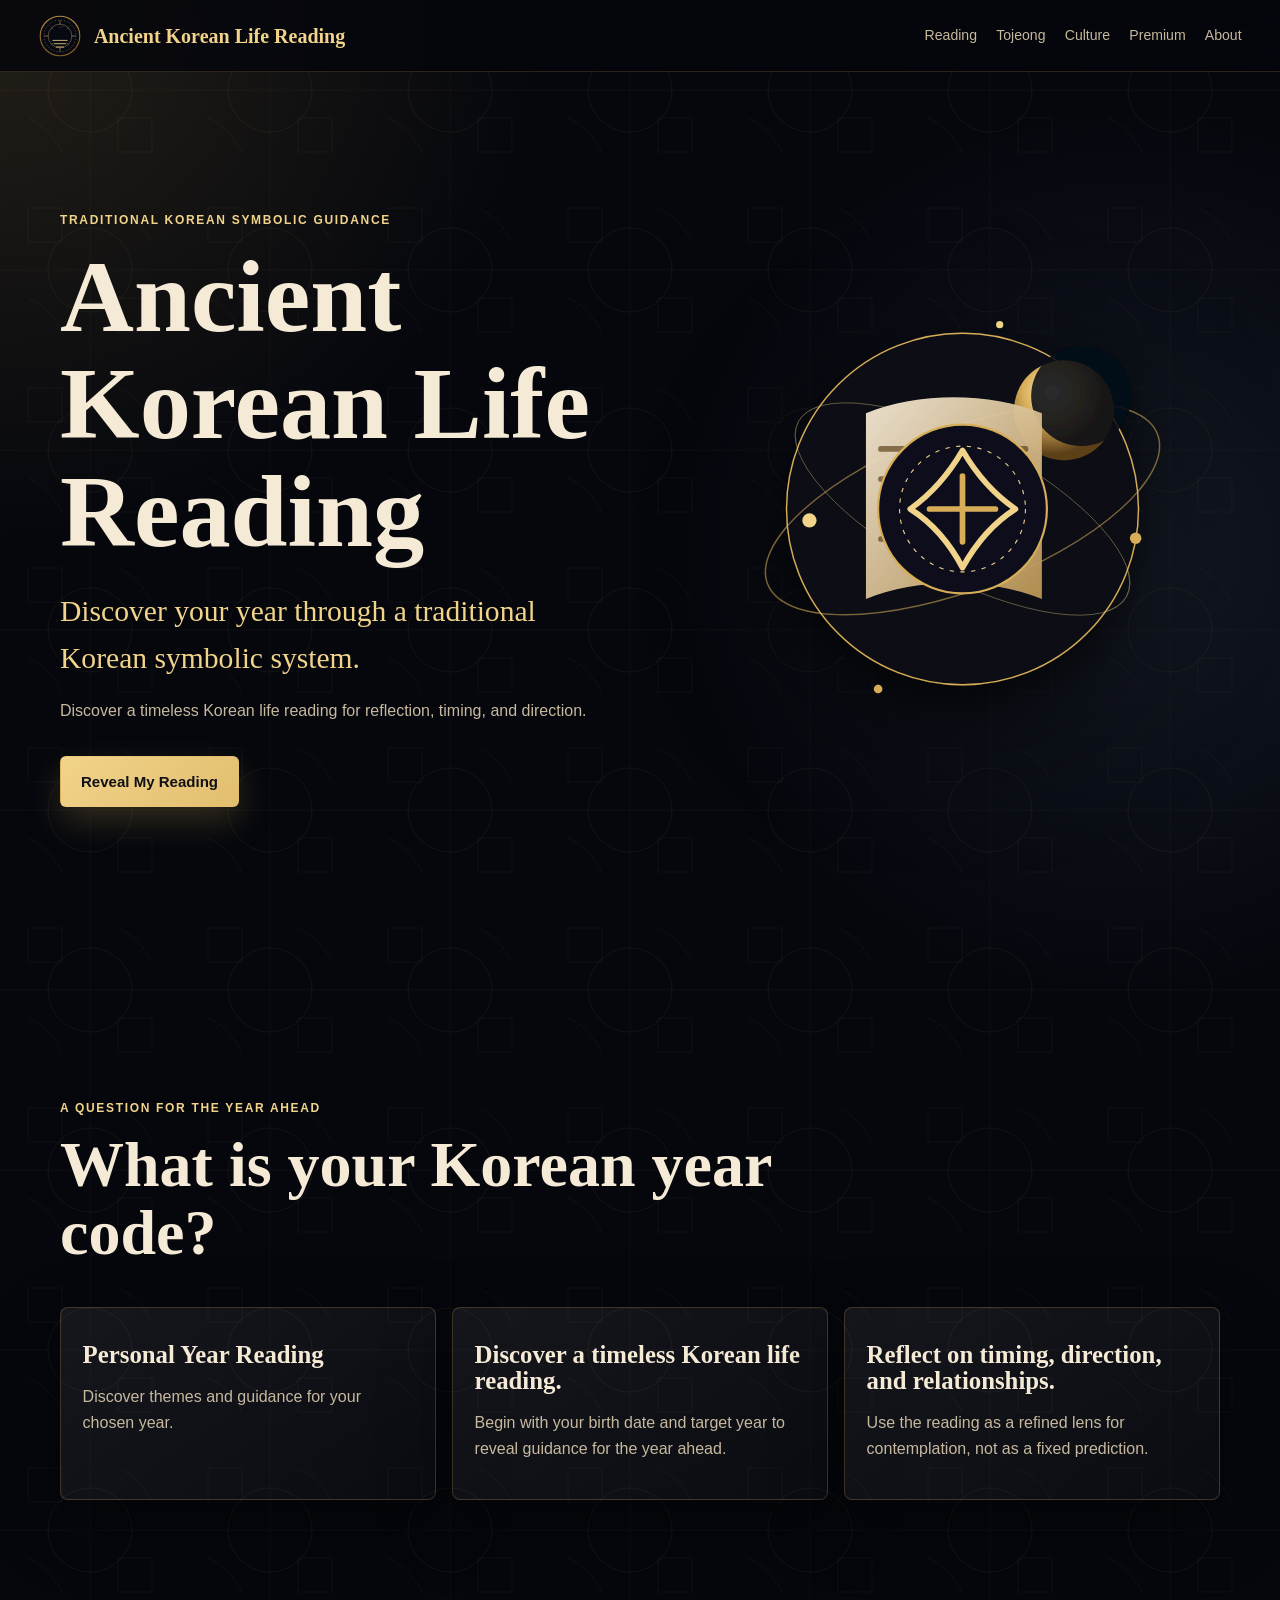
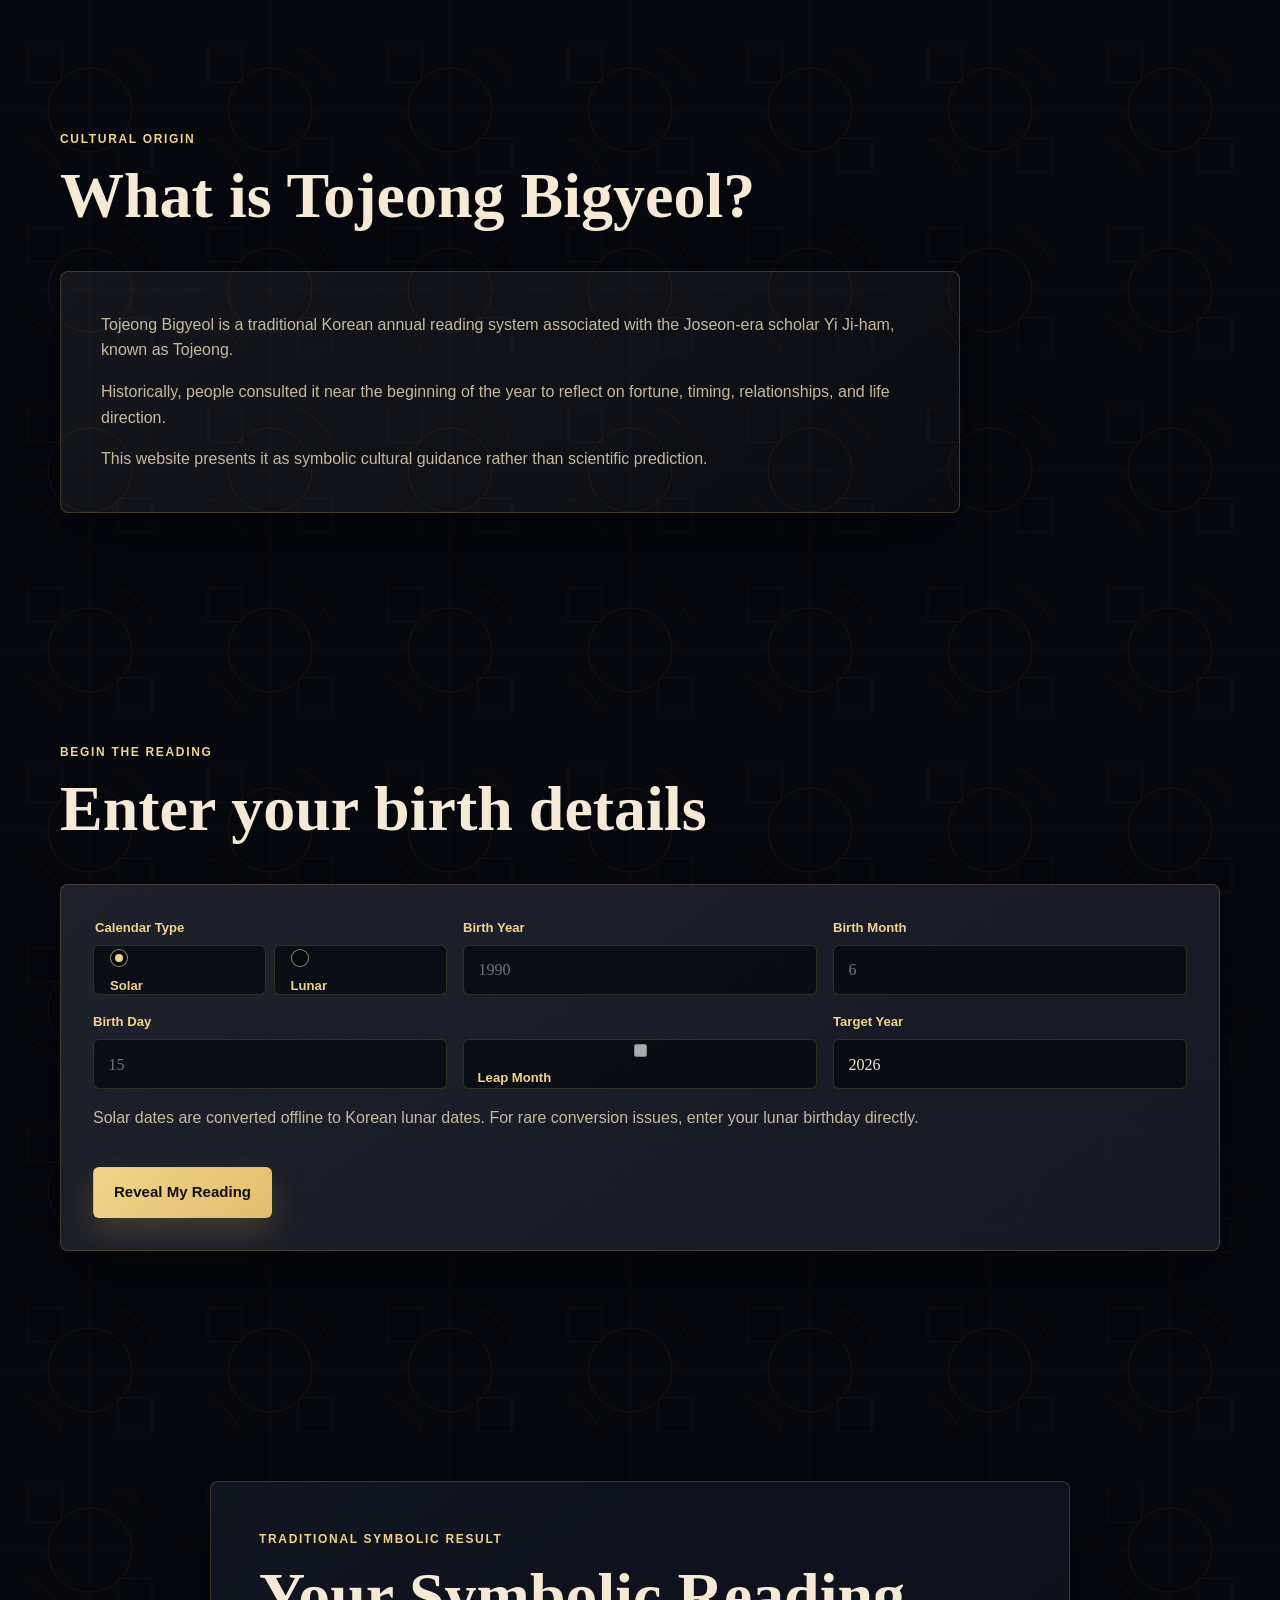
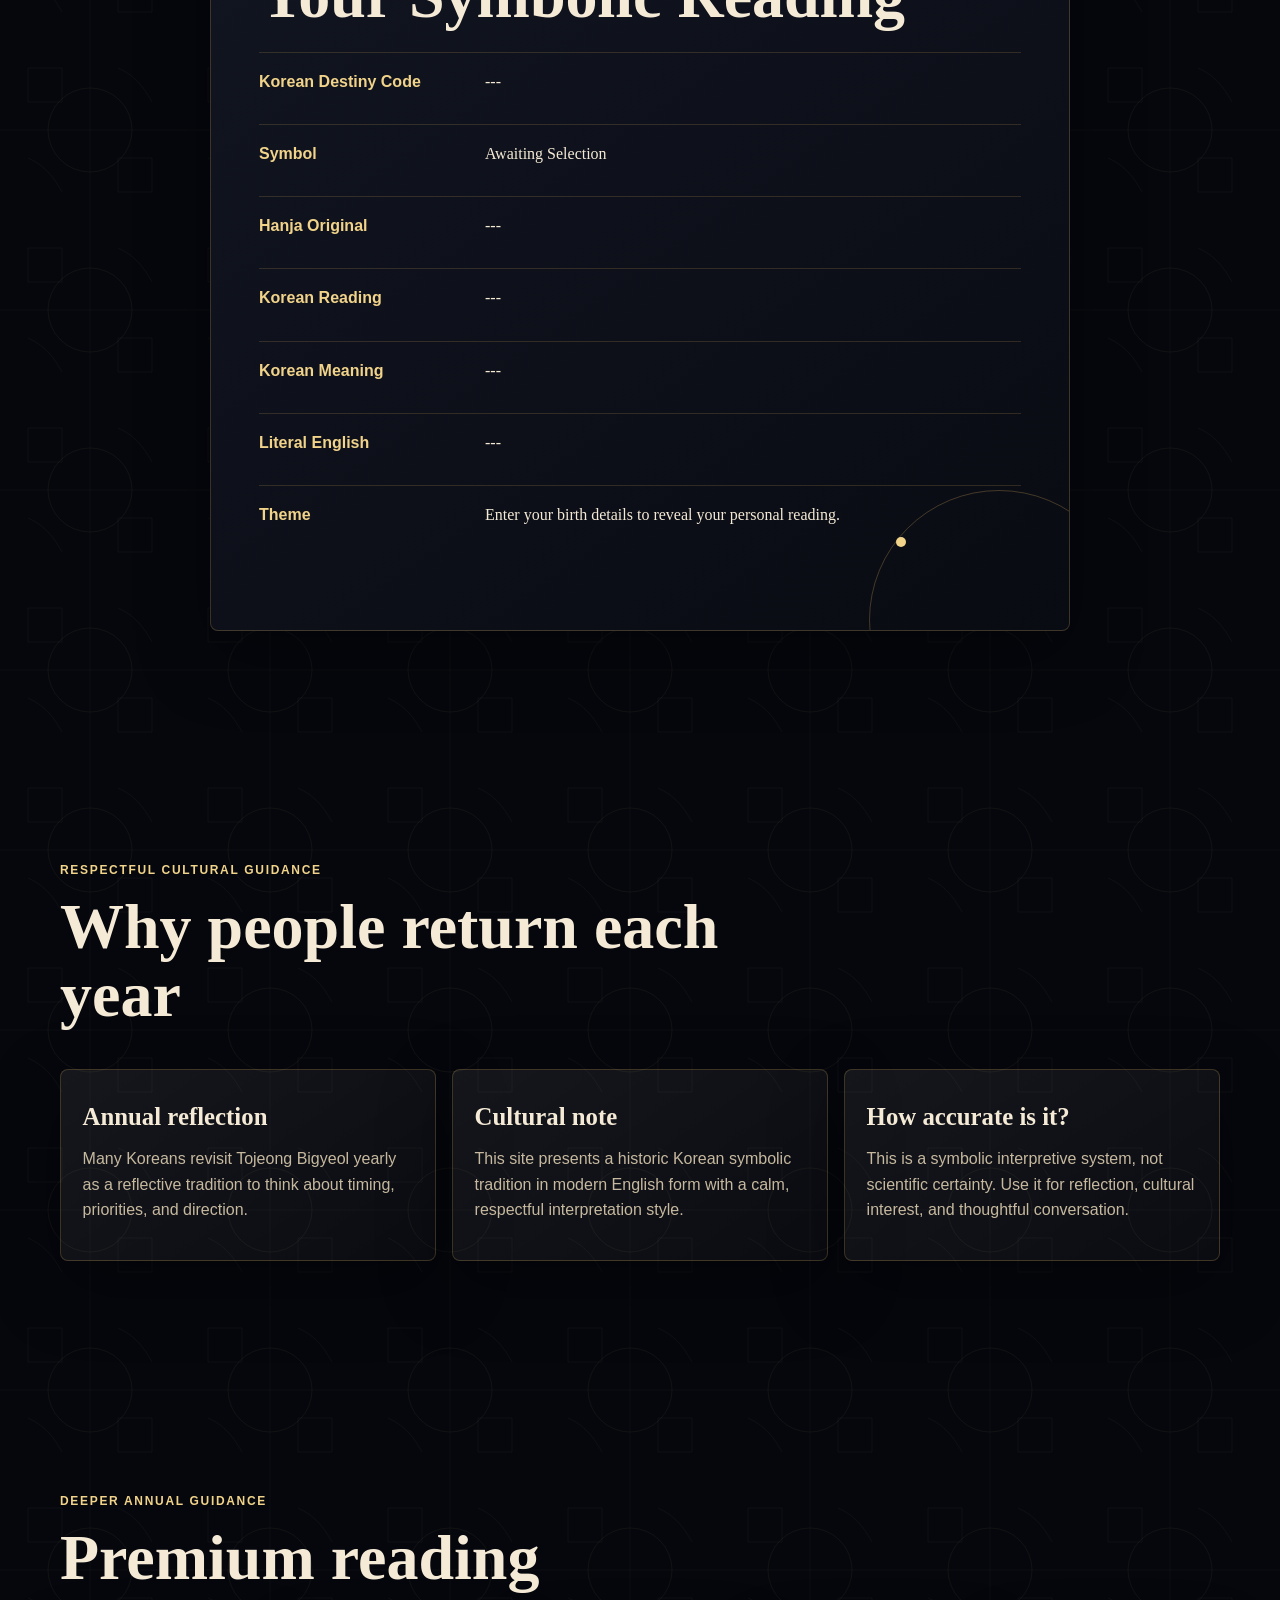
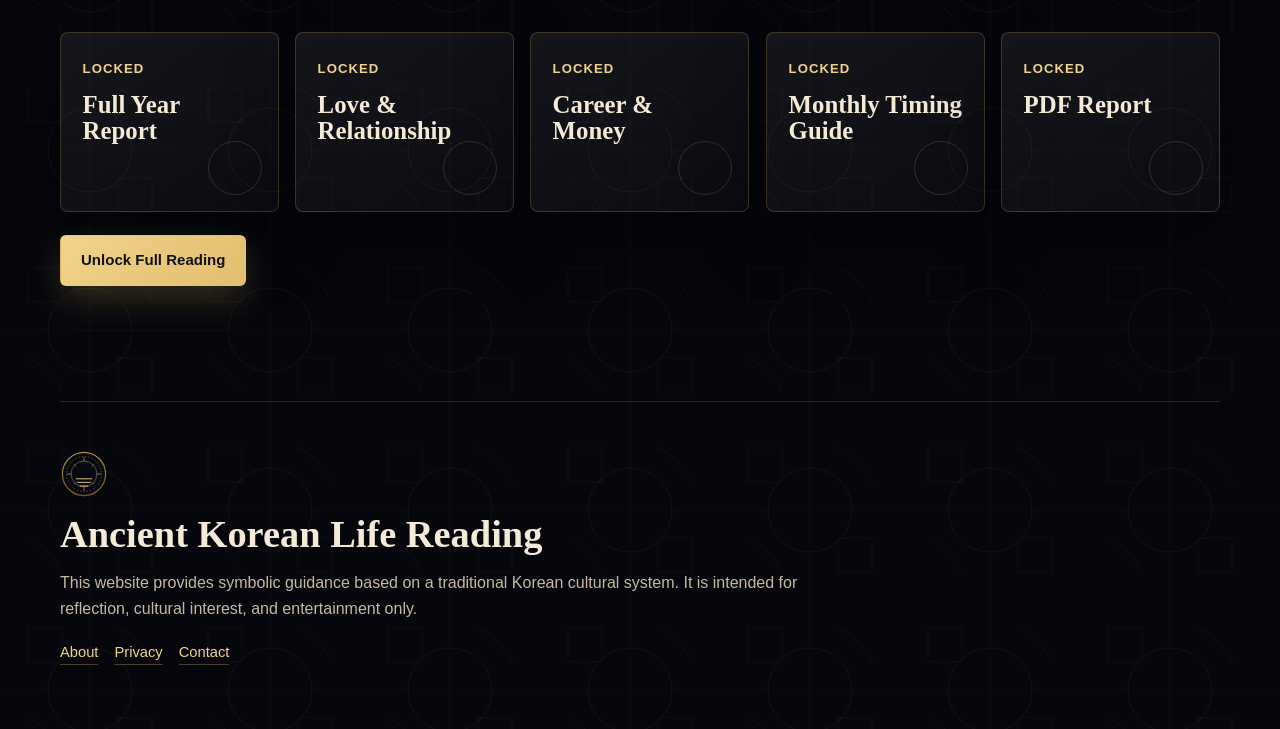
<file: index.html>
<!DOCTYPE html>
<html lang="en">
  <head>
    <script async src="https://pagead2.googlesyndication.com/pagead/js/adsbygoogle.js?client=ca-pub-1963181176271847"
     crossorigin="anonymous"></script>
    <meta charset="UTF-8" />
    <meta name="viewport" content="width=device-width, initial-scale=1.0" />
    <meta
      name="description"
      content="Explore Tojeong Bigyeol, a traditional Korean fortune reading system, through one of 144 ancient Korean life symbols for yearly reflection and direction."
    />
    <meta name="theme-color" content="#05070d" />
    <meta
      name="keywords"
      content="Tojeong Bigyeol, Korean fortune reading, Korean zodiac reading, Ancient Korean life reading, Traditional Korean fortune"
    />
    <link rel="canonical" href="https://joyfulgrid.com" />
    <meta property="og:type" content="website" />
    <meta property="og:title" content="Ancient Korean Life Reading | Tojeong Bigyeol" />
    <meta
      property="og:description"
      content="Reveal one of 144 traditional Korean symbolic readings for reflection, timing, and life direction."
    />
    <meta property="og:image" content="assets/hero-symbol.svg" />
    <meta property="og:url" content="https://joyfulgrid.com" />
    <meta name="twitter:card" content="summary_large_image" />
    <meta name="twitter:title" content="Ancient Korean Life Reading" />
    <meta
      name="twitter:description"
      content="A premium English presentation of Tojeong Bigyeol, the traditional Korean annual symbolic reading system."
    />
    <meta name="twitter:image" content="assets/hero-symbol.svg" />
    <title>Ancient Korean Life Reading | Tojeong Bigyeol Korean Fortune Reading</title>
    <link rel="preload" href="styles.css" as="style" />
    <link rel="stylesheet" href="styles.css" />
    <script type="application/ld+json">
      {
        "@context": "https://schema.org",
        "@type": "WebApplication",
        "name": "Ancient Korean Life Reading",
        "applicationCategory": "LifestyleApplication",
        "operatingSystem": "Any",
        "description": "A static web application presenting Tojeong Bigyeol, a traditional Korean annual symbolic reading system, in modern English.",
        "url": "https://joyfulgrid.com",
        "offers": {
          "@type": "Offer",
          "price": "0",
          "priceCurrency": "USD"
        }
      }
    </script>
  </head>
  <body>
    <div class="page-shell">
      <header class="site-header" aria-label="Primary navigation">
        <a class="brand" href="#hero" aria-label="Ancient Korean Life Reading home">
          <img src="assets/logo.svg" alt="" width="44" height="44" />
          <span>Ancient Korean Life Reading</span>
        </a>
        <button class="nav-toggle" type="button" aria-expanded="false" aria-controls="site-nav">
          <span class="sr-only">Toggle navigation</span>
          <span></span>
          <span></span>
          <span></span>
        </button>
        <nav id="site-nav" class="site-nav" aria-label="Main menu">
          <a href="#reading-form">Reading</a>
          <a href="#tojeong">Tojeong</a>
          <a href="#trust">Culture</a>
          <a href="#premium">Premium</a>
          <a href="/about.html">About</a>
        </nav>
      </header>

      <main>
        <section id="hero" class="hero section-panel">
          <div class="hero-content reveal">
            <p class="eyebrow">Traditional Korean symbolic guidance</p>
            <h1>Ancient Korean Life Reading</h1>
            <p class="hero-subtitle">Discover your year through a traditional Korean symbolic system.</p>
            <p class="hero-intro">Discover a timeless Korean life reading for reflection, timing, and direction.</p>
            <div class="button-row">
              <a class="button button-primary" href="#reading-form">Reveal My Reading</a>
            </div>
          </div>
          <div class="hero-art reveal" aria-hidden="true">
            <img src="assets/hero-symbol.svg" alt="" width="720" height="720" />
          </div>
        </section>

        <section class="curiosity section-panel" aria-labelledby="curiosity-title">
          <div class="section-heading reveal">
            <p class="eyebrow">A question for the year ahead</p>
            <h2 id="curiosity-title">What is your Korean year code?</h2>
          </div>
          <div class="curiosity-grid">
            <article class="text-tile reveal">
              <h3>Personal Year Reading</h3>
              <p>Discover themes and guidance for your chosen year.</p>
            </article>
            <article class="text-tile reveal">
              <h3>Discover a timeless Korean life reading.</h3>
              <p>Begin with your birth date and target year to reveal guidance for the year ahead.</p>
            </article>
            <article class="text-tile reveal">
              <h3>Reflect on timing, direction, and relationships.</h3>
              <p>Use the reading as a refined lens for contemplation, not as a fixed prediction.</p>
            </article>
          </div>
        </section>

        <section id="tojeong" class="tojeong section-panel" aria-labelledby="tojeong-title">
          <div class="section-heading reveal">
            <p class="eyebrow">Cultural origin</p>
            <h2 id="tojeong-title">What is Tojeong Bigyeol?</h2>
          </div>
          <div class="prose reveal">
            <p>
              Tojeong Bigyeol is a traditional Korean annual reading system associated with the
              Joseon-era scholar Yi Ji-ham, known as Tojeong.
            </p>
            <p>
              Historically, people consulted it near the beginning of the year to reflect on fortune,
              timing, relationships, and life direction.
            </p>
            <p>
              This website presents it as symbolic cultural guidance rather than scientific prediction.
            </p>
          </div>
        </section>

        <section id="reading-form" class="reading-section section-panel" aria-labelledby="form-title">
          <div class="section-heading reveal">
            <p class="eyebrow">Begin the reading</p>
            <h2 id="form-title">Enter your birth details</h2>
          </div>
          <form class="reading-form reveal" aria-describedby="form-note">
            <div class="form-grid">
              <fieldset class="calendar-field">
                <legend>Calendar Type</legend>
                <label class="radio-card">
                  <input type="radio" name="calendarType" value="solar" checked />
                  <span>Solar</span>
                </label>
                <label class="radio-card">
                  <input type="radio" name="calendarType" value="lunar" />
                  <span>Lunar</span>
                </label>
              </fieldset>

              <label>
                <span>Birth Year</span>
                <input type="number" name="birthYear" min="1900" max="2050" placeholder="1990" inputmode="numeric" required />
              </label>
              <label>
                <span>Birth Month</span>
                <input type="number" name="birthMonth" min="1" max="12" placeholder="6" inputmode="numeric" required />
              </label>
              <label>
                <span>Birth Day</span>
                <input type="number" name="birthDay" min="1" max="31" placeholder="15" inputmode="numeric" required />
              </label>
              <label class="checkbox-label">
                <input type="checkbox" name="leapMonth" />
                <span>Leap Month</span>
              </label>
              <label>
                <span>Target Year</span>
                <input
                  type="number"
                  name="targetYear"
                  min="1900"
                  max="2050"
                  value="2026"
                  inputmode="numeric"
                  aria-describedby="target-year-error"
                  required
                />
                <small id="target-year-error" class="field-error" data-target-year-error aria-live="polite" hidden></small>
              </label>
            </div>
            <p id="form-note">
              Solar dates are converted offline to Korean lunar dates. For rare conversion issues, enter your
              lunar birthday directly.
            </p>
            <button class="button button-primary form-submit" type="submit">Reveal My Reading</button>
          </form>
        </section>

        <section id="result" class="result-section section-panel" aria-labelledby="result-title">
          <div class="result-card reveal" aria-live="polite">
            <div class="result-orbit" aria-hidden="true"></div>
            <p class="eyebrow result-eyebrow">Traditional symbolic result</p>
            <h2 id="result-title">Your Symbolic Reading</h2>
            <dl>
              <div>
                <dt>Korean Destiny Code</dt>
                <dd data-result-code>---</dd>
              </div>
              <div>
                <dt>Symbol</dt>
                <dd data-result-symbol>Awaiting Selection</dd>
              </div>
              <div>
                <dt>Hanja Original</dt>
                <dd data-result-hanja>---</dd>
              </div>
              <div>
                <dt>Korean Reading</dt>
                <dd data-result-korean-reading>---</dd>
              </div>
              <div>
                <dt>Korean Meaning</dt>
                <dd data-result-korean-meaning>---</dd>
              </div>
              <div>
                <dt>Literal English</dt>
                <dd data-result-literal>---</dd>
              </div>
              <div>
                <dt>Theme</dt>
                <dd data-result-theme>Enter your birth details to reveal your personal reading.</dd>
              </div>
            </dl>
            <p class="form-message" data-form-message role="status" aria-live="polite"></p>
            <div class="reading-detail" data-reading-detail hidden>
              <p data-reading-summary></p>
              <div class="reading-columns">
                <article>
                  <h3>Full Reading</h3>
                  <p data-reading-full></p>
                </article>
                <article>
                  <h3>Career</h3>
                  <p data-reading-career></p>
                </article>
                <article>
                  <h3>Money</h3>
                  <p data-reading-money></p>
                </article>
                <article>
                  <h3>Love</h3>
                  <p data-reading-love></p>
                </article>
                <article>
                  <h3>Health</h3>
                  <p data-reading-health></p>
                </article>
                <article>
                  <h3>Warning</h3>
                  <p data-reading-warning></p>
                </article>
              </div>
              <div>
                <h3>Detailed Upcoming Monthly Reading</h3>
                <p class="monthly-subtitle">Based on traditional Korean lunar timing, adapted for modern calendars.</p>
                <ol class="monthly-list" data-reading-monthly></ol>
              </div>
              <p class="reading-disclaimer" data-reading-disclaimer></p>
              <details class="calculation-details" data-calculation-details hidden>
                <summary>Calculation Details</summary>
                <dl>
                  <div><dt>Input calendar type</dt><dd data-calc-calendar>---</dd></div>
                  <div><dt>Original entered birth date</dt><dd data-calc-original>---</dd></div>
                  <div><dt>Converted lunar birth date</dt><dd data-calc-lunar>---</dd></div>
                  <div><dt>Leap lunar month status</dt><dd data-calc-leap>---</dd></div>
                  <div><dt>Target year</dt><dd data-calc-target-year>---</dd></div>
                  <div><dt>Korean age</dt><dd data-calc-age>---</dd></div>
                  <div><dt>Target year ganji</dt><dd data-calc-year-ganji>---</dd></div>
                  <div><dt>Target month ganji</dt><dd data-calc-month-ganji>---</dd></div>
                  <div><dt>Target day ganji</dt><dd data-calc-day-ganji>---</dd></div>
                  <div><dt>TaeSe number</dt><dd data-calc-taese>---</dd></div>
                  <div><dt>Wolgeon number</dt><dd data-calc-wolgeon>---</dd></div>
                  <div><dt>Iljin number</dt><dd data-calc-iljin>---</dd></div>
                  <div><dt>Upper gua</dt><dd data-calc-upper>---</dd></div>
                  <div><dt>Middle gua</dt><dd data-calc-middle>---</dd></div>
                  <div><dt>Lower gua</dt><dd data-calc-lower>---</dd></div>
                  <div><dt>Final gua code</dt><dd data-calc-code>---</dd></div>
                </dl>
              </details>
              <div class="result-actions">
                <button class="button button-secondary" type="button" data-copy-reading>Copy My Reading</button>
                <button class="button button-secondary" type="button" data-try-another>Try Another Reading</button>
              </div>
            </div>
          </div>
        </section>

        <section id="trust" class="trust section-panel" aria-labelledby="trust-title">
          <div class="section-heading reveal">
            <p class="eyebrow">Respectful cultural guidance</p>
            <h2 id="trust-title">Why people return each year</h2>
          </div>
          <div class="trust-grid">
            <article class="text-tile reveal">
              <h3>Annual reflection</h3>
              <p>
                Many Koreans revisit Tojeong Bigyeol yearly as a reflective tradition to think about timing,
                priorities, and direction.
              </p>
            </article>
            <article class="text-tile reveal">
              <h3>Cultural note</h3>
              <p>
                This site presents a historic Korean symbolic tradition in modern English form with a calm,
                respectful interpretation style.
              </p>
            </article>
            <article class="text-tile reveal">
              <h3>How accurate is it?</h3>
              <p>
                This is a symbolic interpretive system, not scientific certainty. Use it for reflection,
                cultural interest, and thoughtful conversation.
              </p>
            </article>
          </div>
        </section>

        <section id="premium" class="premium section-panel" aria-labelledby="premium-title">
          <div class="section-heading reveal">
            <p class="eyebrow">Deeper annual guidance</p>
            <h2 id="premium-title">Premium reading</h2>
          </div>
          <div class="premium-grid">
            <article class="premium-card reveal"><span>Locked</span><h3>Full Year Report</h3></article>
            <article class="premium-card reveal"><span>Locked</span><h3>Love & Relationship</h3></article>
            <article class="premium-card reveal"><span>Locked</span><h3>Career & Money</h3></article>
            <article class="premium-card reveal"><span>Locked</span><h3>Monthly Timing Guide</h3></article>
            <article class="premium-card reveal"><span>Locked</span><h3>PDF Report</h3></article>
          </div>
          <button class="button button-primary premium-button reveal" type="button">Unlock Full Reading</button>
        </section>
      </main>

      <footer class="site-footer">
        <img src="assets/logo.svg" alt="" width="48" height="48" />
        <h2>Ancient Korean Life Reading</h2>
        <p>
          This website provides symbolic guidance based on a traditional Korean cultural system. It is
          intended for reflection, cultural interest, and entertainment only.
        </p>
        <nav class="footer-links" aria-label="Footer links">
          <a href="/about.html">About</a>
          <a href="/privacy.html">Privacy</a>
          <a href="/contact.html">Contact</a>
        </nav>
      </footer>
      <button class="scroll-top" type="button" aria-label="Scroll to top" data-scroll-top>Top</button>
    </div>
    <script src="app.js" defer></script>
  </body>
</html>
</file>
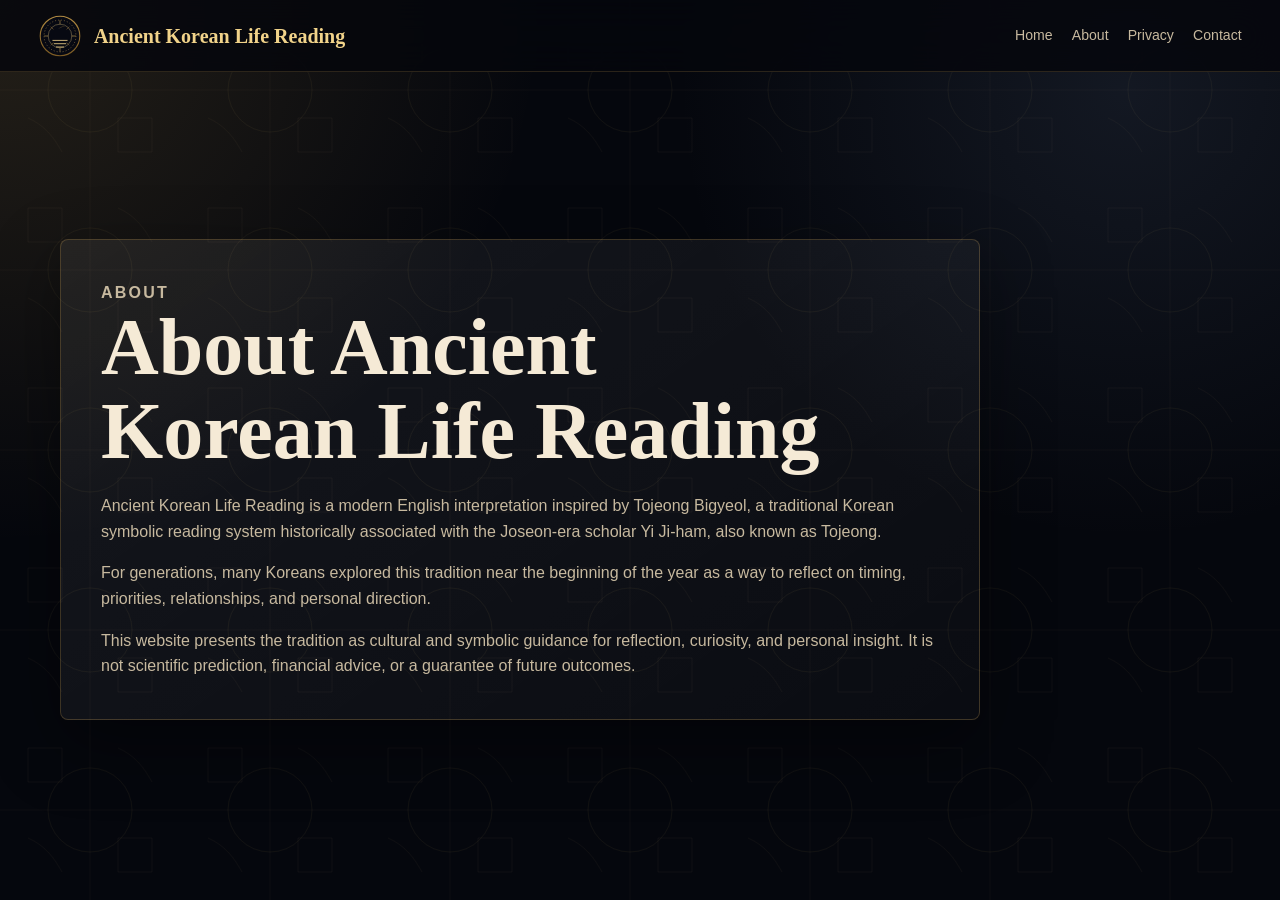
<file: about.html>
<!DOCTYPE html>
<html lang="en">
  <head>
    <meta charset="UTF-8" />
    <meta name="viewport" content="width=device-width, initial-scale=1.0" />
    <meta
      name="description"
      content="Learn about Ancient Korean Life Reading, a modern English presentation inspired by Tojeong Bigyeol and traditional Korean symbolic guidance."
    />
    <link rel="canonical" href="https://ancientkoreanlifereading.pages.dev/about.html" />
    <title>About Ancient Korean Life Reading</title>
    <link rel="stylesheet" href="/styles.css" />
  </head>
  <body class="static-page">
    <div class="page-shell">
      <header class="site-header" aria-label="Primary navigation">
        <a class="brand" href="/" aria-label="Ancient Korean Life Reading home">
          <img src="/assets/logo.svg" alt="" width="44" height="44" />
          <span>Ancient Korean Life Reading</span>
        </a>
        <nav class="site-nav" aria-label="Main menu">
          <a href="/">Home</a>
          <a href="/about.html">About</a>
          <a href="/privacy.html">Privacy</a>
          <a href="/contact.html">Contact</a>
        </nav>
      </header>
      <main class="static-main section-panel">
        <article class="prose static-prose">
          <p class="eyebrow">About</p>
          <h1>About Ancient Korean Life Reading</h1>
          <p>
            Ancient Korean Life Reading is a modern English interpretation inspired by Tojeong Bigyeol, a
            traditional Korean symbolic reading system historically associated with the Joseon-era scholar Yi
            Ji-ham, also known as Tojeong.
          </p>
          <p>
            For generations, many Koreans explored this tradition near the beginning of the year as a way to
            reflect on timing, priorities, relationships, and personal direction.
          </p>
          <p>
            This website presents the tradition as cultural and symbolic guidance for reflection, curiosity,
            and personal insight. It is not scientific prediction, financial advice, or a guarantee of future
            outcomes.
          </p>
        </article>
      </main>
    </div>
  </body>
</html>
</file>
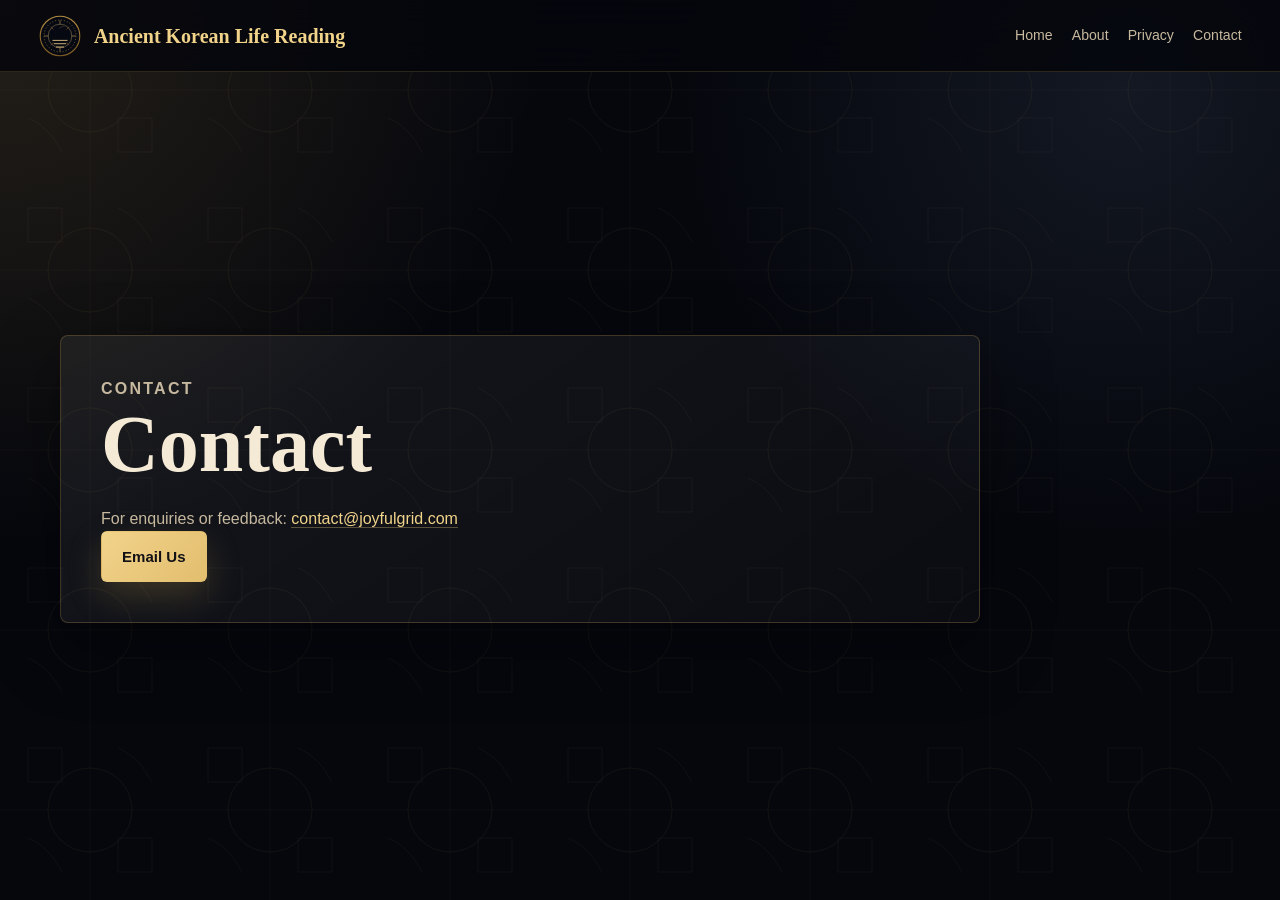
<file: contact.html>
<!DOCTYPE html>
<html lang="en">
  <head>
    <meta charset="UTF-8" />
    <meta name="viewport" content="width=device-width, initial-scale=1.0" />
    <meta
      name="description"
      content="Contact Ancient Korean Life Reading for questions, feedback, corrections, or business inquiries."
    />
    <link rel="canonical" href="https://ancientkoreanlifereading.pages.dev/contact.html" />
    <title>Contact Us | Ancient Korean Life Reading</title>
    <link rel="stylesheet" href="/styles.css" />
  </head>
  <body class="static-page">
    <div class="page-shell">
      <header class="site-header" aria-label="Primary navigation">
        <a class="brand" href="/" aria-label="Ancient Korean Life Reading home">
          <img src="/assets/logo.svg" alt="" width="44" height="44" />
          <span>Ancient Korean Life Reading</span>
        </a>
        <nav class="site-nav" aria-label="Main menu">
          <a href="/">Home</a>
          <a href="/about.html">About</a>
          <a href="/privacy.html">Privacy</a>
          <a href="/contact.html">Contact</a>
        </nav>
      </header>
      <main class="static-main section-panel">
        <article class="prose static-prose">
          <p class="eyebrow">Contact</p>
          <h1>Contact</h1>
          <p>
            For enquiries or feedback:
            <a href="mailto:contact@joyfulgrid.com">contact@joyfulgrid.com</a>
          </p>
          <a class="button button-primary" href="mailto:contact@joyfulgrid.com">Email Us</a>
        </article>
      </main>
    </div>
  </body>
</html>
</file>
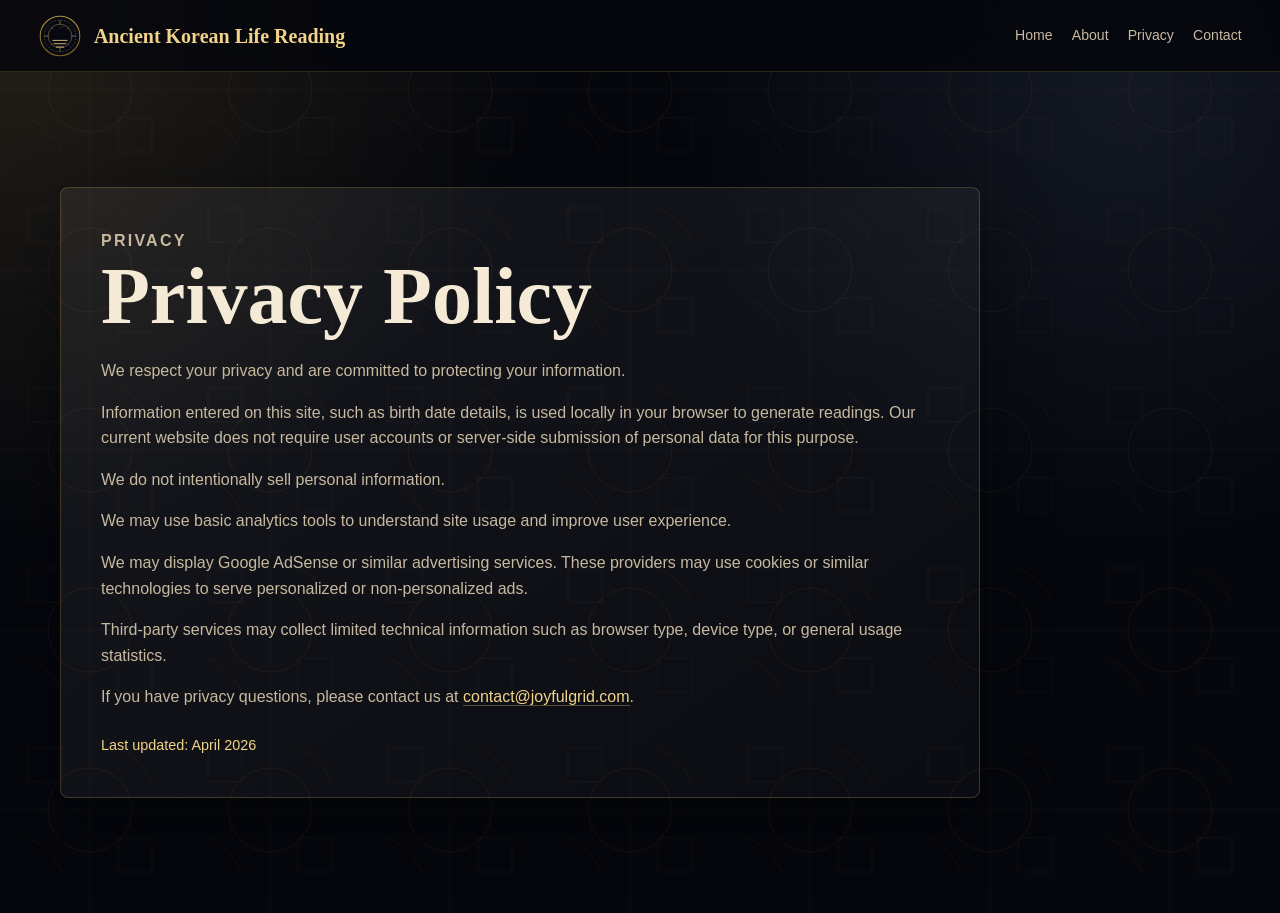
<file: privacy.html>
<!DOCTYPE html>
<html lang="en">
  <head>
    <meta charset="UTF-8" />
    <meta name="viewport" content="width=device-width, initial-scale=1.0" />
    <meta
      name="description"
      content="Privacy Policy for Ancient Korean Life Reading, including browser-based birth date use, cookies, analytics, and advertising disclosures."
    />
    <link rel="canonical" href="https://ancientkoreanlifereading.pages.dev/privacy.html" />
    <title>Privacy Policy | Ancient Korean Life Reading</title>
    <link rel="stylesheet" href="/styles.css" />
  </head>
  <body class="static-page">
    <div class="page-shell">
      <header class="site-header" aria-label="Primary navigation">
        <a class="brand" href="/" aria-label="Ancient Korean Life Reading home">
          <img src="/assets/logo.svg" alt="" width="44" height="44" />
          <span>Ancient Korean Life Reading</span>
        </a>
        <nav class="site-nav" aria-label="Main menu">
          <a href="/">Home</a>
          <a href="/about.html">About</a>
          <a href="/privacy.html">Privacy</a>
          <a href="/contact.html">Contact</a>
        </nav>
      </header>
      <main class="static-main section-panel">
        <article class="prose static-prose">
          <p class="eyebrow">Privacy</p>
          <h1>Privacy Policy</h1>
          <p>We respect your privacy and are committed to protecting your information.</p>
          <p>
            Information entered on this site, such as birth date details, is used locally in your browser to
            generate readings. Our current website does not require user accounts or server-side submission of
            personal data for this purpose.
          </p>
          <p>We do not intentionally sell personal information.</p>
          <p>We may use basic analytics tools to understand site usage and improve user experience.</p>
          <p>
            We may display Google AdSense or similar advertising services. These providers may use cookies or
            similar technologies to serve personalized or non-personalized ads.
          </p>
          <p>
            Third-party services may collect limited technical information such as browser type, device type,
            or general usage statistics.
          </p>
          <p>
            If you have privacy questions, please contact us at
            <a href="mailto:contact@joyfulgrid.com">contact@joyfulgrid.com</a>.
          </p>
          <p class="last-updated">Last updated: April 2026</p>
        </article>
      </main>
    </div>
  </body>
</html>
</file>
<file: styles.css>
:root {
  --bg: #05070d;
  --bg-soft: #0b1020;
  --panel: rgba(18, 22, 34, 0.78);
  --panel-strong: rgba(21, 25, 37, 0.94);
  --gold: #d7ad58;
  --gold-light: #f1d38a;
  --ivory: #f5ead6;
  --muted: #c7b99f;
  --line: rgba(215, 173, 88, 0.24);
  --shadow: 0 24px 70px rgba(0, 0, 0, 0.42);
  --max: 1160px;
}

* {
  box-sizing: border-box;
}

html {
  scroll-behavior: smooth;
  scroll-padding-top: 88px;
}

body {
  margin: 0;
  background:
    radial-gradient(circle at top left, rgba(215, 173, 88, 0.15), transparent 34rem),
    radial-gradient(circle at 88% 10%, rgba(101, 122, 157, 0.15), transparent 28rem),
    var(--bg) url("assets/pattern.svg");
  color: var(--ivory);
  font-family: "Cormorant Garamond", Georgia, "Times New Roman", serif;
  line-height: 1.6;
  overflow-x: hidden;
}

body.nav-open {
  overflow: hidden;
}

a {
  color: inherit;
  text-decoration: none;
}

img {
  display: block;
  max-width: 100%;
}

button,
input {
  font: inherit;
}

button,
input,
summary,
.symbol-card {
  -webkit-tap-highlight-color: transparent;
}

:focus-visible {
  outline: 3px solid rgba(241, 211, 138, 0.72);
  outline-offset: 3px;
}

.sr-only {
  position: absolute;
  width: 1px;
  height: 1px;
  padding: 0;
  margin: -1px;
  overflow: hidden;
  clip: rect(0, 0, 0, 0);
  white-space: nowrap;
  border: 0;
}

.page-shell {
  min-height: 100vh;
  overflow: hidden;
}

.site-header {
  position: sticky;
  top: 0;
  z-index: 20;
  display: flex;
  align-items: center;
  justify-content: space-between;
  gap: 1rem;
  padding: 0.85rem clamp(1rem, 3vw, 2.5rem);
  border-bottom: 1px solid rgba(215, 173, 88, 0.18);
  background: rgba(5, 7, 13, 0.84);
  backdrop-filter: blur(18px);
}

.brand {
  display: inline-flex;
  align-items: center;
  gap: 0.72rem;
  min-width: 0;
  color: var(--gold-light);
  font-weight: 700;
  letter-spacing: 0;
}

.brand span {
  font-size: clamp(1rem, 2.3vw, 1.25rem);
  white-space: nowrap;
}

.site-nav {
  display: flex;
  align-items: center;
  gap: 1.2rem;
  color: var(--muted);
  font-family: Inter, Arial, sans-serif;
  font-size: 0.88rem;
}

.site-nav a {
  position: relative;
  transition: color 180ms ease;
}

.site-nav a:hover,
.site-nav a:focus-visible,
.site-nav a.is-active {
  color: var(--gold-light);
}

.nav-toggle {
  display: none;
  width: 42px;
  height: 42px;
  border: 1px solid var(--line);
  background: rgba(255, 255, 255, 0.03);
  color: var(--ivory);
  border-radius: 6px;
}

.nav-toggle span:not(.sr-only) {
  display: block;
  width: 18px;
  height: 1px;
  margin: 5px auto;
  background: var(--gold-light);
}

.section-panel {
  width: min(var(--max), calc(100% - 2rem));
  margin: 0 auto;
  padding: clamp(4rem, 9vw, 7.5rem) 0;
}

.hero {
  display: grid;
  grid-template-columns: minmax(0, 1.05fr) minmax(300px, 0.95fr);
  align-items: center;
  gap: clamp(2rem, 6vw, 5rem);
  min-height: calc(100vh - 74px);
  min-height: calc(100svh - 74px);
  padding-top: clamp(3rem, 6vw, 5rem);
}

.eyebrow {
  margin: 0 0 0.8rem;
  color: var(--gold-light);
  font-family: Inter, Arial, sans-serif;
  font-size: 0.75rem;
  font-weight: 700;
  letter-spacing: 0.14em;
  text-transform: uppercase;
}

h1,
h2,
h3,
p {
  overflow-wrap: anywhere;
}

h1,
h2,
h3 {
  margin: 0;
  line-height: 1.05;
  font-weight: 600;
}

h1 {
  max-width: 760px;
  font-size: clamp(3.1rem, 8vw, 6.8rem);
}

h2 {
  font-size: clamp(2rem, 5vw, 4.1rem);
}

h3 {
  font-size: clamp(1.22rem, 2.2vw, 1.55rem);
}

.hero-subtitle {
  max-width: 620px;
  margin: 1.4rem 0 0;
  color: var(--gold-light);
  font-size: clamp(1.25rem, 2.8vw, 1.85rem);
}

.hero-intro,
.prose p,
.text-tile p,
.section-copy,
#form-note,
.site-footer p {
  color: var(--muted);
  font-family: Inter, Arial, sans-serif;
  font-size: 1rem;
}

.hero-intro {
  max-width: 590px;
  margin: 1rem 0 0;
}

.section-copy {
  max-width: 720px;
  margin: 1rem 0 0;
}

.button-row {
  display: flex;
  flex-wrap: wrap;
  gap: 0.85rem;
  margin-top: 2rem;
}

.button {
  display: inline-flex;
  align-items: center;
  justify-content: center;
  min-height: 48px;
  padding: 0.78rem 1.25rem;
  border: 1px solid transparent;
  border-radius: 6px;
  cursor: pointer;
  font-family: Inter, Arial, sans-serif;
  font-size: 0.94rem;
  font-weight: 700;
  transition: transform 180ms ease, border-color 180ms ease, background 180ms ease, color 180ms ease;
}

.button:hover,
.button:focus-visible {
  transform: translateY(-2px);
}

.button-primary {
  background: linear-gradient(135deg, var(--gold-light), var(--gold));
  color: #111015;
  box-shadow: 0 14px 34px rgba(215, 173, 88, 0.22);
  background-size: 180% 180%;
  animation: goldShimmer 7s ease-in-out infinite;
}

.button-secondary {
  border-color: var(--line);
  background: rgba(255, 255, 255, 0.04);
  color: var(--ivory);
}

.hero-art {
  position: relative;
  filter: drop-shadow(0 34px 70px rgba(0, 0, 0, 0.48));
}

.hero-art img {
  width: min(100%, 560px);
  margin: 0 auto;
  animation: slowFloat 7s ease-in-out infinite;
}

.section-heading {
  max-width: 760px;
  margin-bottom: clamp(1.6rem, 4vw, 2.6rem);
}

.curiosity-grid,
.trust-grid,
.symbol-grid,
.premium-grid {
  display: grid;
  gap: 1rem;
}

.curiosity-grid {
  grid-template-columns: repeat(3, minmax(0, 1fr));
}

.trust-grid {
  grid-template-columns: repeat(3, minmax(0, 1fr));
}

.text-tile,
.symbol-card,
.premium-card,
.reading-form,
.result-card,
.prose {
  border: 1px solid var(--line);
  background: linear-gradient(145deg, rgba(255, 255, 255, 0.065), rgba(255, 255, 255, 0.025));
  box-shadow: var(--shadow);
}

.text-tile,
.symbol-card,
.premium-card {
  min-height: 180px;
  padding: 1.35rem;
  border-radius: 8px;
}

.text-tile h3,
.symbol-card h3,
.premium-card h3 {
  margin-top: 0.75rem;
}

.reading-form {
  padding: clamp(1rem, 3vw, 2rem);
  border-radius: 8px;
  background-color: var(--panel);
}

.reading-form.is-calculating {
  border-color: rgba(241, 211, 138, 0.46);
  box-shadow: 0 0 0 1px rgba(241, 211, 138, 0.16), var(--shadow);
}

.reading-form.is-calculating .form-submit {
  pointer-events: none;
  opacity: 0.72;
}

.form-grid {
  display: grid;
  grid-template-columns: repeat(3, minmax(0, 1fr));
  gap: 1rem;
}

.form-grid label,
.calendar-field {
  display: grid;
  gap: 0.45rem;
  margin: 0;
}

.form-grid span,
.calendar-field legend {
  color: var(--gold-light);
  font-family: Inter, Arial, sans-serif;
  font-size: 0.82rem;
  font-weight: 700;
}

.calendar-field {
  grid-template-columns: repeat(2, minmax(0, 1fr));
  border: 0;
  padding: 0;
}

.calendar-field legend {
  grid-column: 1 / -1;
  margin-bottom: 0.45rem;
}

input[type="number"] {
  width: 100%;
  min-height: 50px;
  border: 1px solid rgba(215, 173, 88, 0.2);
  border-radius: 6px;
  background: rgba(5, 7, 13, 0.72);
  color: var(--ivory);
  padding: 0 0.9rem;
  outline: none;
}

input[type="search"] {
  font-size: 16px;
}

input[type="number"]:focus,
.radio-card:focus-within,
.checkbox-label:focus-within {
  border-color: var(--gold-light);
  box-shadow: 0 0 0 3px rgba(215, 173, 88, 0.13);
}

.field-error {
  color: #f1a98f;
  font-family: Inter, Arial, sans-serif;
  font-size: 0.8rem;
  line-height: 1.35;
}

.radio-card,
.checkbox-label {
  min-height: 50px;
  align-items: center;
  border: 1px solid rgba(215, 173, 88, 0.2);
  border-radius: 6px;
  background: rgba(5, 7, 13, 0.72);
  padding: 0 0.85rem;
}

.radio-card {
  display: flex;
  align-items: center;
  gap: 0.65rem;
  padding-left: 1rem;
}

.radio-card span {
  display: inline-flex;
  align-items: center;
  line-height: 1;
}

.radio-card input[type="radio"] {
  appearance: none;
  display: inline-grid;
  place-content: center;
  flex: 0 0 auto;
  width: 18px;
  height: 18px;
  margin: 0;
  border: 1.5px solid rgba(241, 211, 138, 0.62);
  border-radius: 50%;
  background: rgba(5, 7, 13, 0.86);
  cursor: pointer;
}

.radio-card input[type="radio"]::before {
  content: "";
  width: 8px;
  height: 8px;
  border-radius: 50%;
  background: var(--gold-light);
  transform: scale(0);
  transition: transform 140ms ease;
}

.radio-card input[type="radio"]:checked::before {
  transform: scale(1);
}

.radio-card input[type="radio"]:focus-visible {
  outline: 3px solid rgba(241, 211, 138, 0.72);
  outline-offset: 3px;
}

.checkbox-label {
  align-self: end;
  display: flex;
  gap: 0.6rem;
}

.form-submit {
  margin-top: 1.25rem;
}

.result-card {
  position: relative;
  isolation: isolate;
  max-width: 860px;
  margin: 0 auto;
  padding: clamp(1.5rem, 5vw, 3rem);
  border-radius: 8px;
  background: linear-gradient(145deg, rgba(18, 22, 34, 0.98), rgba(10, 12, 20, 0.94));
  overflow: hidden;
}

.result-card.is-visible {
  animation: resultGlow 900ms ease;
}

.result-orbit {
  position: absolute;
  inset: auto -60px -120px auto;
  width: 260px;
  height: 260px;
  border: 1px solid rgba(215, 173, 88, 0.28);
  border-radius: 50%;
  z-index: -1;
  animation: rotate 16s linear infinite;
}

.result-orbit::after {
  content: "";
  position: absolute;
  top: 18%;
  left: 10%;
  width: 10px;
  height: 10px;
  border-radius: 50%;
  background: var(--gold-light);
}

.result-card dl {
  display: grid;
  gap: 0.85rem;
  margin: 1.4rem 0 0;
}

.result-card dl > div {
  display: grid;
  grid-template-columns: 210px 1fr;
  gap: 1rem;
  padding: 1rem 0;
  border-top: 1px solid rgba(215, 173, 88, 0.18);
}

.result-card dt {
  color: var(--gold-light);
  font-family: Inter, Arial, sans-serif;
  font-weight: 700;
}

.result-card dd {
  margin: 0;
  color: var(--ivory);
}

.reading-detail {
  margin-top: 2rem;
  padding-top: 1.4rem;
  border-top: 1px solid rgba(215, 173, 88, 0.18);
}

.reading-detail p,
.form-message,
.monthly-list,
.tag-row small,
.loading-message {
  color: var(--muted);
  font-family: Inter, Arial, sans-serif;
}

.form-message {
  min-height: 1.4rem;
  margin: 1rem 0 0;
}

.form-message[data-type="success"] {
  color: var(--gold-light);
}

.form-message[data-type="error"] {
  color: #f1a98f;
}

.reading-columns {
  display: grid;
  grid-template-columns: repeat(2, minmax(0, 1fr));
  gap: 1rem;
  margin: 1.25rem 0;
}

.reading-columns article {
  padding: 1rem;
  border: 1px solid rgba(215, 173, 88, 0.16);
  border-radius: 8px;
  background: rgba(255, 255, 255, 0.03);
}

.reading-columns h3,
.reading-detail h3 {
  color: var(--gold-light);
  font-size: 1.1rem;
}

.monthly-list {
  display: grid;
  grid-template-columns: 1fr;
  gap: 1rem;
  padding: 0;
  margin: 1rem 0 1.4rem;
  list-style: none;
}

.monthly-subtitle {
  margin: 0.35rem 0 0;
  color: var(--muted);
  font-family: Inter, Arial, sans-serif;
  font-size: 0.95rem;
}

.monthly-card {
  position: relative;
  display: grid;
  grid-template-columns: auto 1fr;
  gap: 0.95rem;
  min-height: 0;
  padding: 1.05rem;
  border: 1px solid rgba(215, 173, 88, 0.14);
  border-radius: 8px;
  background: linear-gradient(145deg, rgba(255, 255, 255, 0.052), rgba(255, 255, 255, 0.018));
  box-shadow: 0 16px 36px rgba(0, 0, 0, 0.18);
  animation: monthlyReveal 420ms ease both;
  transition: transform 180ms ease, border-color 180ms ease, box-shadow 180ms ease;
}

.monthly-card::after {
  content: "";
  position: absolute;
  left: 1rem;
  right: 1rem;
  bottom: 0.75rem;
  height: 1px;
  background: linear-gradient(90deg, transparent, rgba(241, 211, 138, 0.28), transparent);
}

.monthly-card.is-next {
  border-color: rgba(241, 211, 138, 0.64);
  box-shadow: 0 0 0 1px rgba(241, 211, 138, 0.18), 0 22px 44px rgba(215, 173, 88, 0.14);
  transform: translateY(-2px);
}

.monthly-card .month-number {
  display: inline-flex;
  align-items: center;
  justify-content: center;
  flex: 0 0 auto;
  width: 2.35rem;
  height: 2.35rem;
  border: 1px solid rgba(241, 211, 138, 0.26);
  border-radius: 50%;
  color: var(--gold-light);
  font-family: Inter, Arial, sans-serif;
  font-weight: 800;
}

.monthly-card strong {
  display: block;
  color: var(--ivory);
  font-family: "Cormorant Garamond", Georgia, "Times New Roman", serif;
  font-size: 1.3rem;
  line-height: 1.1;
}

.monthly-gregorian-hint {
  margin: 0.25rem 0 0;
  color: rgba(241, 211, 138, 0.78);
  font-family: Inter, Arial, sans-serif;
  font-size: 0.84rem;
  line-height: 1.45;
}

.monthly-detail-list {
  display: grid;
  gap: 0.65rem;
  margin: 0.85rem 0 0;
}

.monthly-detail-list div {
  display: grid;
  grid-template-columns: minmax(5rem, 0.24fr) 1fr;
  gap: 0.75rem;
  padding-top: 0.65rem;
  border-top: 1px solid rgba(215, 173, 88, 0.12);
}

.monthly-detail-list dt {
  color: var(--gold-light);
  font-family: Inter, Arial, sans-serif;
  font-size: 0.78rem;
  font-weight: 800;
  letter-spacing: 0.07em;
  text-transform: uppercase;
}

.monthly-detail-list dd,
.monthly-message {
  margin: 0;
  color: var(--muted);
  font-family: Inter, Arial, sans-serif;
  font-size: 0.92rem;
  line-height: 1.65;
}

.monthly-message {
  padding: 1rem;
  border: 1px solid rgba(215, 173, 88, 0.18);
  border-radius: 8px;
  background: rgba(255, 255, 255, 0.035);
  color: var(--gold-light);
}

.reading-disclaimer {
  font-size: 0.9rem;
}

.result-actions {
  display: flex;
  flex-wrap: wrap;
  gap: 0.75rem;
  margin-top: 1rem;
}

.calculation-details {
  margin-top: 1.25rem;
  border: 1px solid rgba(215, 173, 88, 0.18);
  border-radius: 8px;
  background: rgba(255, 255, 255, 0.03);
}

.calculation-details summary {
  cursor: pointer;
  padding: 1rem;
  color: var(--gold-light);
  font-family: Inter, Arial, sans-serif;
  font-weight: 800;
}

.calculation-details dl {
  margin: 0;
  padding: 0 1rem 1rem;
}

.calculation-details div {
  display: grid;
  grid-template-columns: 220px 1fr;
  gap: 1rem;
  padding: 0.65rem 0;
  border-top: 1px solid rgba(215, 173, 88, 0.12);
}

.prose {
  max-width: 900px;
  padding: clamp(1.25rem, 4vw, 2.5rem);
  border-radius: 8px;
}

.prose p {
  margin: 0;
}

.prose p + p {
  margin-top: 1rem;
}

.symbol-card span,
.premium-card span {
  color: var(--gold-light);
  font-family: Inter, Arial, sans-serif;
  font-size: 0.82rem;
  font-weight: 800;
  letter-spacing: 0.08em;
  text-transform: uppercase;
}

.symbol-grid {
  grid-template-columns: repeat(4, minmax(0, 1fr));
  align-items: stretch;
}

.symbol-card,
.premium-card {
  position: relative;
  overflow: hidden;
  cursor: pointer;
  transition: transform 220ms ease, border-color 220ms ease, background 220ms ease;
  will-change: transform;
}

.symbol-card::after,
.premium-card::after {
  content: "";
  position: absolute;
  inset: auto 1rem 1rem auto;
  width: 52px;
  height: 52px;
  border: 1px solid rgba(215, 173, 88, 0.2);
  border-radius: 50%;
}

.symbol-card:hover,
.symbol-card:focus-visible,
.symbol-card.is-selected,
.premium-card:hover,
.premium-card.is-active {
  transform: translateY(-6px);
  border-color: rgba(241, 211, 138, 0.56);
  background: linear-gradient(145deg, rgba(215, 173, 88, 0.13), rgba(255, 255, 255, 0.03));
}

.symbol-card.is-selected {
  box-shadow: 0 0 0 2px rgba(241, 211, 138, 0.34), var(--shadow);
}

.symbol-card p {
  margin: 0.7rem 0 0;
  color: var(--muted);
  font-family: Inter, Arial, sans-serif;
  font-size: 0.88rem;
}

.symbol-card h3 {
  min-height: 3.2rem;
}

.symbol-card .hanja {
  color: var(--ivory);
  font-family: "Cormorant Garamond", Georgia, "Times New Roman", serif;
  font-size: 1.05rem;
}

.tag-row {
  display: flex;
  flex-wrap: wrap;
  gap: 0.4rem;
  margin-top: 0.9rem;
}

.tag-row small {
  padding: 0.22rem 0.45rem;
  border: 1px solid rgba(215, 173, 88, 0.16);
  border-radius: 999px;
  font-size: 0.72rem;
}

.loading-message {
  grid-column: 1 / -1;
  margin: 0;
  padding: 1.4rem;
  border: 1px solid rgba(215, 173, 88, 0.18);
  border-radius: 8px;
  background: rgba(255, 255, 255, 0.035);
}

.premium-grid {
  grid-template-columns: repeat(5, minmax(0, 1fr));
}

.premium-button {
  margin-top: 1.4rem;
}

.site-footer {
  width: min(var(--max), calc(100% - 2rem));
  margin: 0 auto;
  padding: 3rem 0 4rem;
  border-top: 1px solid rgba(215, 173, 88, 0.18);
}

.site-footer h2 {
  margin-top: 1rem;
  font-size: clamp(1.6rem, 4vw, 2.4rem);
}

.site-footer p {
  max-width: 760px;
}

.footer-links {
  display: flex;
  flex-wrap: wrap;
  gap: 0.8rem 1rem;
  margin-top: 1.2rem;
  color: var(--gold-light);
  font-family: Inter, Arial, sans-serif;
  font-size: 0.92rem;
}

.footer-links a {
  border-bottom: 1px solid rgba(241, 211, 138, 0.28);
}

.static-page .page-shell {
  min-height: 100vh;
}

.static-page .site-nav {
  flex-wrap: wrap;
  justify-content: flex-end;
}

.static-main {
  min-height: calc(100vh - 86px);
  display: grid;
  align-items: center;
}

.static-prose {
  max-width: 920px;
}

.static-prose h1 {
  margin-bottom: 1.25rem;
  font-size: clamp(2.4rem, 7vw, 5rem);
}

.static-prose a:not(.button) {
  color: var(--gold-light);
  border-bottom: 1px solid rgba(241, 211, 138, 0.32);
}

.last-updated {
  margin-top: 1.5rem !important;
  color: var(--gold-light) !important;
  font-size: 0.9rem !important;
}

.scroll-top {
  position: fixed;
  right: clamp(0.8rem, 3vw, 1.5rem);
  bottom: clamp(0.8rem, 3vw, 1.5rem);
  z-index: 18;
  display: inline-flex;
  align-items: center;
  justify-content: center;
  width: 52px;
  height: 52px;
  border: 1px solid rgba(241, 211, 138, 0.36);
  border-radius: 50%;
  background: rgba(5, 7, 13, 0.88);
  color: var(--gold-light);
  cursor: pointer;
  font-family: Inter, Arial, sans-serif;
  font-size: 0.8rem;
  font-weight: 800;
  opacity: 0;
  pointer-events: none;
  transform: translateY(12px);
  transition: opacity 180ms ease, transform 180ms ease, border-color 180ms ease;
  backdrop-filter: blur(14px);
}

.scroll-top.is-visible {
  opacity: 1;
  pointer-events: auto;
  transform: translateY(0);
}

.reveal {
  opacity: 0;
  transform: translateY(22px);
  transition: opacity 700ms ease, transform 700ms ease;
}

.reveal.is-visible {
  opacity: 1;
  transform: translateY(0);
}

@keyframes slowFloat {
  0%,
  100% {
    transform: translateY(0);
  }
  50% {
    transform: translateY(-16px);
  }
}

@keyframes rotate {
  to {
    transform: rotate(360deg);
  }
}

@keyframes resultGlow {
  0% {
    box-shadow: 0 0 0 rgba(241, 211, 138, 0), var(--shadow);
  }
  45% {
    box-shadow: 0 0 48px rgba(241, 211, 138, 0.18), var(--shadow);
  }
  100% {
    box-shadow: 0 0 0 rgba(241, 211, 138, 0), var(--shadow);
  }
}

@keyframes monthlyReveal {
  from {
    opacity: 0;
    transform: translateY(10px);
  }

  to {
    opacity: 1;
    transform: translateY(0);
  }
}

@keyframes goldShimmer {
  0%,
  100% {
    background-position: 0% 50%;
  }
  50% {
    background-position: 100% 50%;
  }
}

@media (max-width: 980px) {
  .hero,
  .curiosity-grid,
  .trust-grid,
  .symbol-grid,
  .premium-grid,
  .form-grid {
    grid-template-columns: repeat(2, minmax(0, 1fr));
  }

  .hero {
    min-height: auto;
  }

  .hero-content {
    grid-column: 1 / -1;
  }
}

@media (max-width: 720px) {
  html {
    scroll-padding-top: 76px;
  }

  .site-header {
    align-items: center;
    padding: 0.7rem 0.85rem;
  }

  .brand span {
    white-space: normal;
    line-height: 1.1;
    font-size: 0.98rem;
  }

  .nav-toggle {
    display: block;
    flex: 0 0 auto;
  }

  .site-nav {
    position: fixed;
    top: 64px;
    left: 0.75rem;
    right: 0.75rem;
    display: none;
    flex-direction: column;
    align-items: stretch;
    padding: 1rem;
    border: 1px solid var(--line);
    border-radius: 8px;
    background: rgba(5, 7, 13, 0.98);
    box-shadow: var(--shadow);
  }

  .site-nav.is-open {
    display: flex;
  }

  .site-nav a {
    padding: 0.8rem;
  }

  .hero,
  .curiosity-grid,
  .trust-grid,
  .symbol-grid,
  .premium-grid,
  .form-grid {
    grid-template-columns: 1fr;
  }

  .section-panel {
    width: min(100% - 1.2rem, var(--max));
    padding: clamp(3rem, 12vw, 4.8rem) 0;
  }

  .hero {
    gap: 1.4rem;
    padding-top: 2.4rem;
  }

  h1 {
    font-size: clamp(2.55rem, 13vw, 4rem);
  }

  h2 {
    font-size: clamp(1.85rem, 10vw, 2.8rem);
  }

  .hero-art img {
    width: min(92vw, 360px);
  }

  .button-row,
  .button {
    width: 100%;
  }

  .result-card dl > div,
  .calculation-details div,
  .reading-columns,
  .monthly-list {
    grid-template-columns: 1fr;
    gap: 0.2rem;
  }

  .monthly-card {
    grid-template-columns: 1fr;
    min-height: auto;
  }

  .monthly-detail-list div {
    grid-template-columns: 1fr;
    gap: 0.2rem;
  }

  .static-page .site-nav {
    position: static;
    display: flex;
    flex-direction: row;
    align-items: center;
    justify-content: flex-start;
    padding: 0;
    border: 0;
    background: transparent;
    box-shadow: none;
  }

  .static-page .site-header {
    align-items: flex-start;
    flex-direction: column;
  }

  .calendar-field {
    grid-template-columns: 1fr 1fr;
  }

  .text-tile,
  .symbol-card,
  .premium-card {
    min-height: auto;
  }

  .symbol-card h3 {
    min-height: 0;
  }

  .result-card {
    padding: 1.15rem;
  }

  .scroll-top {
    width: 46px;
    height: 46px;
    right: 0.8rem;
    bottom: 0.8rem;
  }
}

@media (prefers-reduced-motion: reduce) {
  *,
  *::before,
  *::after {
    scroll-behavior: auto !important;
    animation-duration: 0.001ms !important;
    animation-iteration-count: 1 !important;
    transition-duration: 0.001ms !important;
  }
}
</file>
